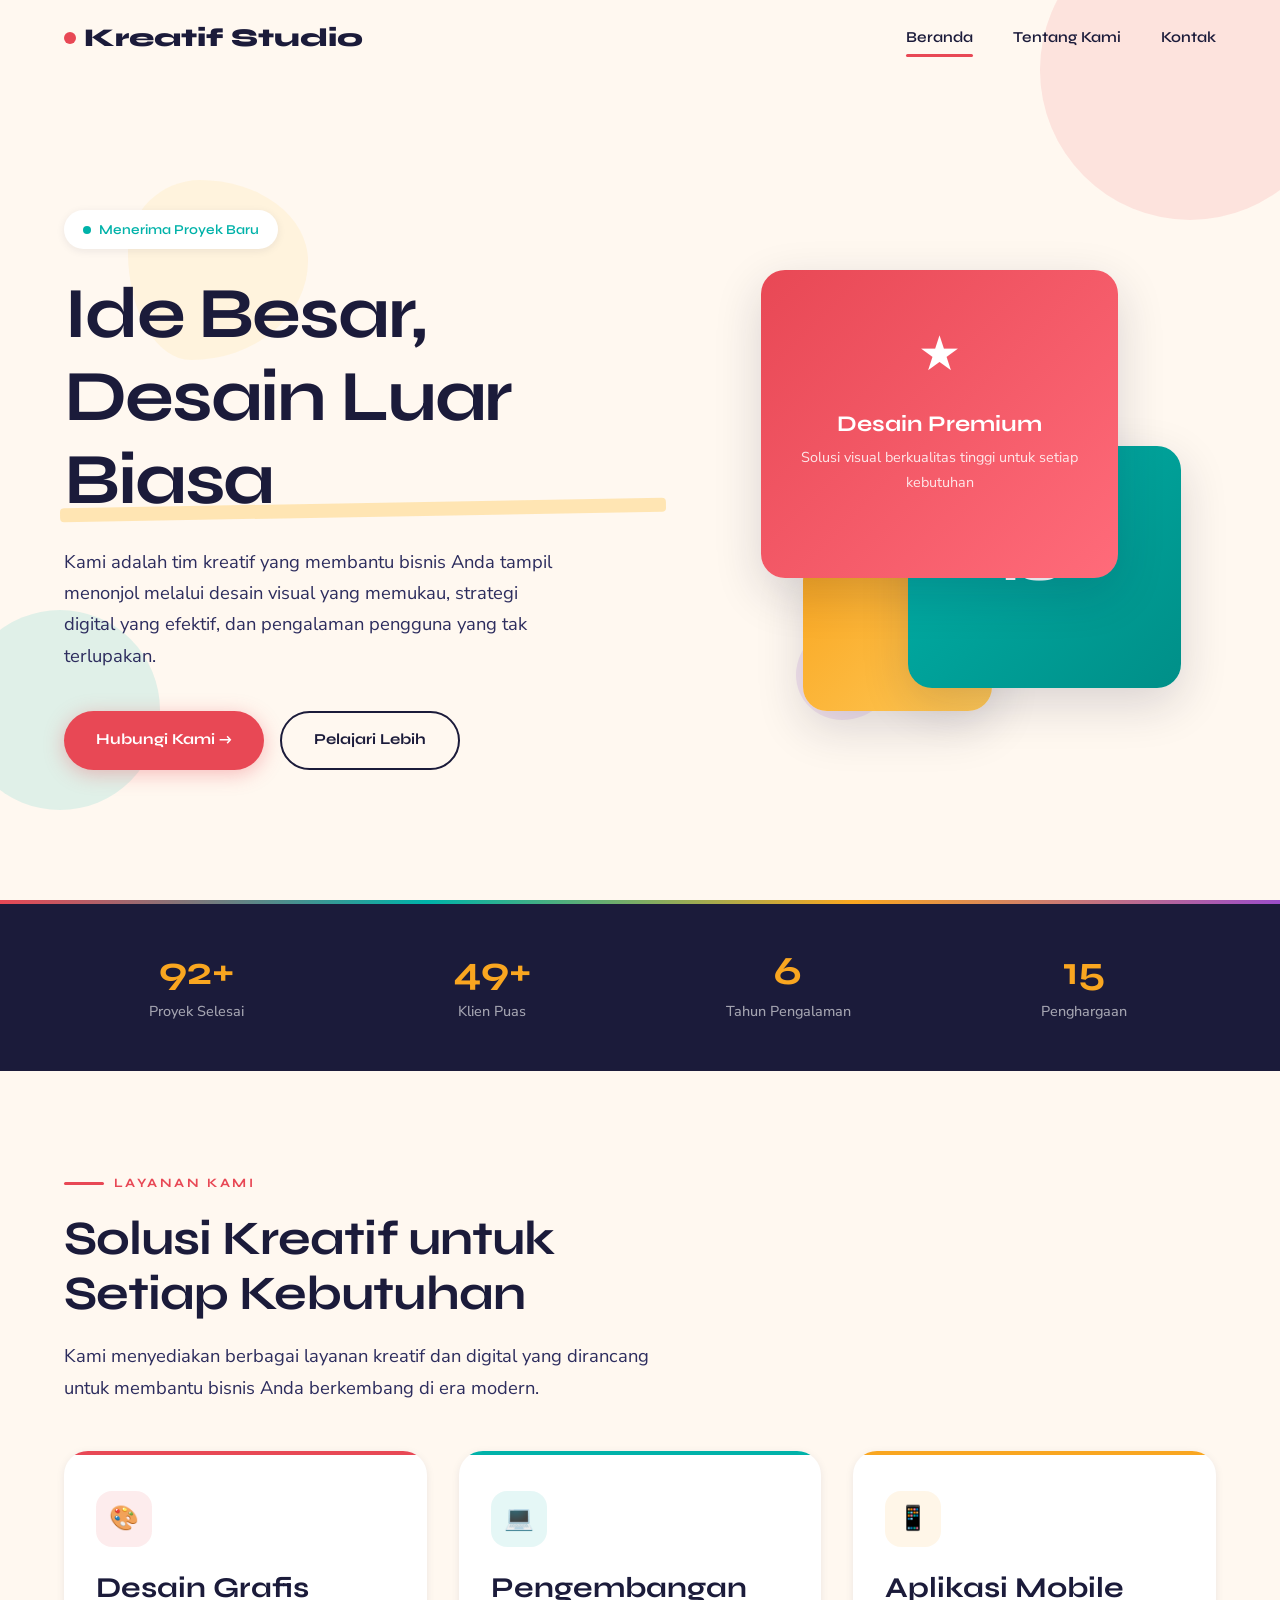
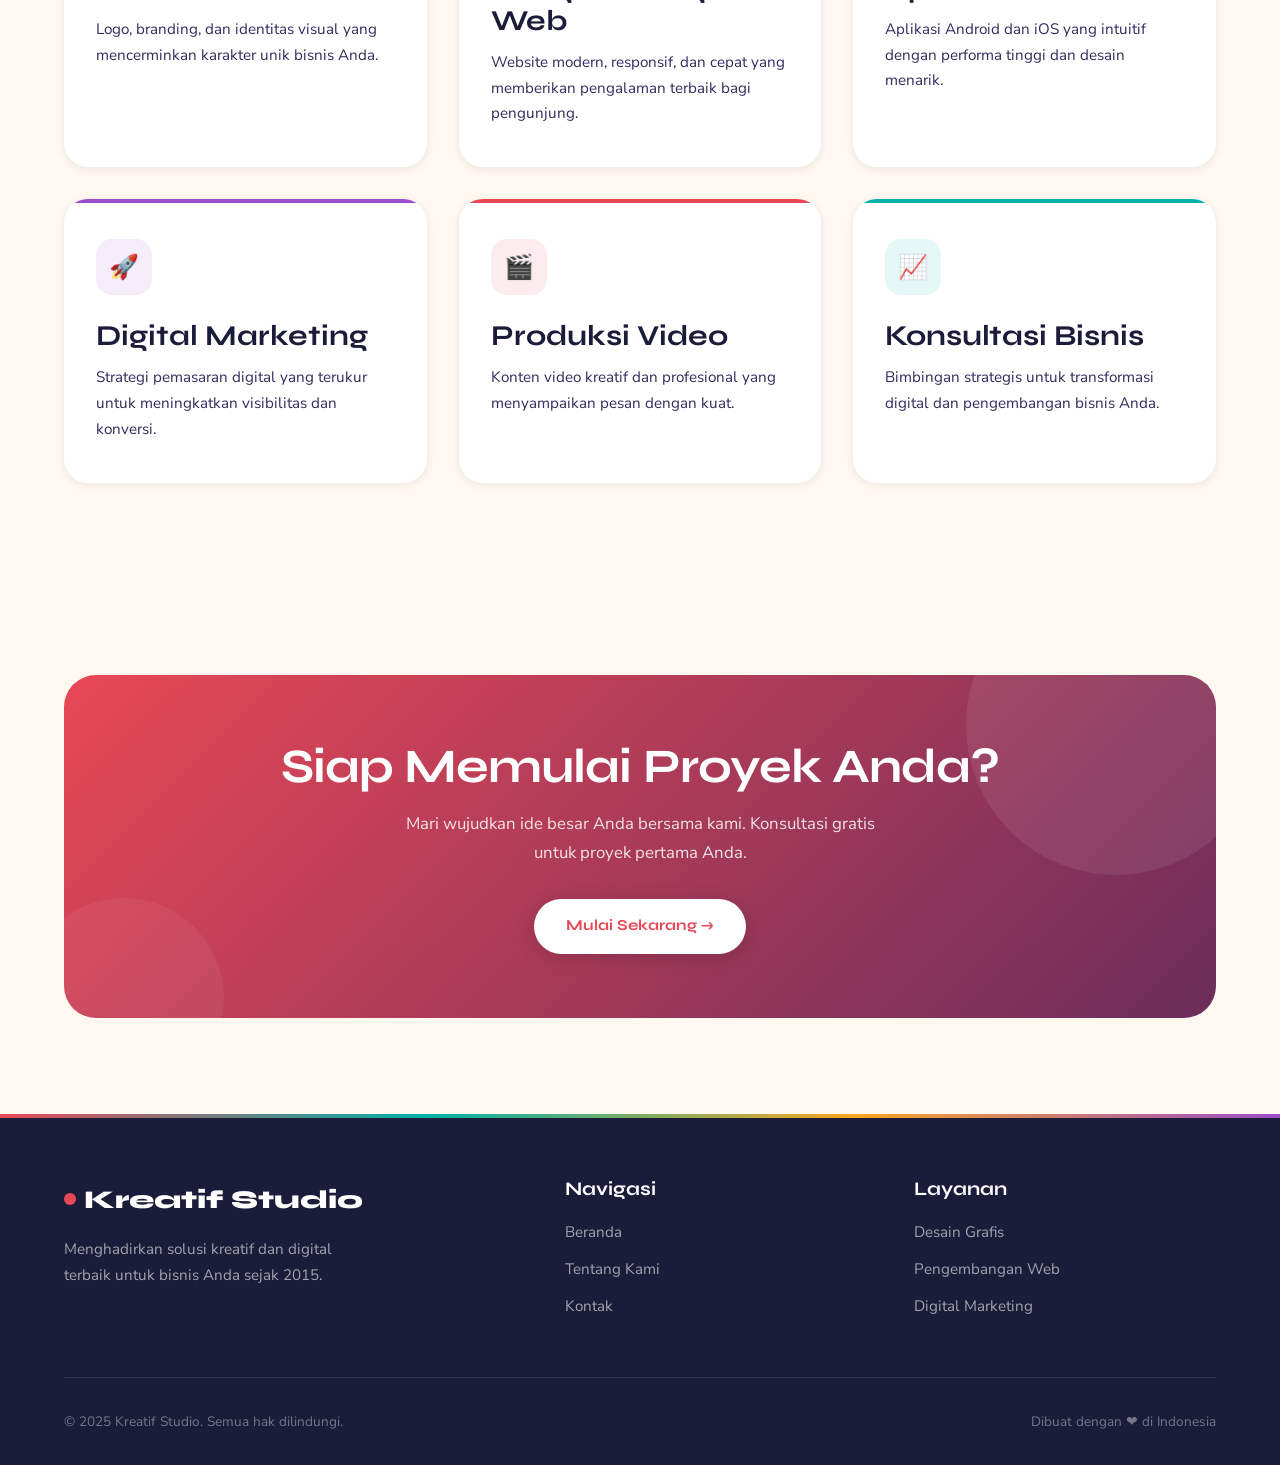
<file: index.html>
<!DOCTYPE html>
<html lang="id">
<head>
  <meta charset="UTF-8">
  <meta name="viewport" content="width=device-width, initial-scale=1.0">
  <title>Kreatif Studio - Agensi Kreatif & Digital</title>
  <meta name="description" content="Kreatif Studio adalah agensi kreatif yang menghadirkan solusi desain dan digital terbaik untuk bisnis Anda.">
  <meta name="keywords" content="agensi kreatif, desain, digital, branding, website">
  <meta name="robots" content="index, follow">
  <link rel="canonical" href="#">
  <link rel="stylesheet" href="css/styles.css">
</head>
<body>

  <!-- Navigation -->
  <nav class="navbar">
    <div class="container">
      <a href="index.html" class="nav-logo">
        <span class="logo-dot"></span>
        Kreatif Studio
      </a>
      <div class="nav-links">
        <a href="index.html" class="active">Beranda</a>
        <a href="tentang.html">Tentang Kami</a>
        <a href="kontak.html">Kontak</a>
      </div>
      <button class="nav-toggle" aria-label="Toggle navigation">
        <span></span>
        <span></span>
        <span></span>
      </button>
    </div>
  </nav>

  <!-- Hero Section -->
  <section class="hero">
    <div class="geo-shapes">
      <div class="geo-shape geo-shape--1"></div>
      <div class="geo-shape geo-shape--2"></div>
      <div class="geo-shape geo-shape--3"></div>
      <div class="geo-shape geo-shape--4"></div>
      <div class="geo-shape geo-shape--5"></div>
    </div>
    <div class="container">
      <div class="hero-content">
        <div class="hero-badge reveal">
          <span class="dot"></span>
          Menerima Proyek Baru
        </div>
        <h1 class="reveal">
          Ide Besar,<br>
          <span class="highlight">Desain Luar Biasa</span>
        </h1>
        <p class="reveal">
          Kami adalah tim kreatif yang membantu bisnis Anda tampil menonjol melalui desain visual yang memukau, strategi digital yang efektif, dan pengalaman pengguna yang tak terlupakan.
        </p>
        <div class="hero-buttons reveal">
          <a href="kontak.html" class="btn btn-primary">Hubungi Kami &#8594;</a>
          <a href="tentang.html" class="btn btn-secondary">Pelajari Lebih</a>
        </div>
      </div>
      <div class="hero-visual reveal-right">
        <div class="hero-card-stack">
          <div class="hero-card hero-card--1">
            <div class="card-icon">&#9733;</div>
            <h3>Desain Premium</h3>
            <p>Solusi visual berkualitas tinggi untuk setiap kebutuhan</p>
          </div>
          <div class="hero-card hero-card--2">
            10+
          </div>
          <div class="hero-card hero-card--3"></div>
        </div>
      </div>
    </div>
  </section>

  <!-- Stats Bar -->
  <section class="stats-bar">
    <div class="container">
      <div class="stats-grid stagger">
        <div class="stat-item">
          <h3><span class="stat-accent" data-count="150" data-suffix="+">0</span></h3>
          <p>Proyek Selesai</p>
        </div>
        <div class="stat-item">
          <h3><span class="stat-accent" data-count="80" data-suffix="+">0</span></h3>
          <p>Klien Puas</p>
        </div>
        <div class="stat-item">
          <h3><span class="stat-accent" data-count="10" data-suffix="">0</span></h3>
          <p>Tahun Pengalaman</p>
        </div>
        <div class="stat-item">
          <h3><span class="stat-accent" data-count="25" data-suffix="">0</span></h3>
          <p>Penghargaan</p>
        </div>
      </div>
    </div>
  </section>

  <!-- Services Section -->
  <section class="section">
    <div class="container">
      <div class="reveal">
        <span class="section-label">Layanan Kami</span>
        <h2 class="section-title">Solusi Kreatif untuk<br>Setiap Kebutuhan</h2>
        <p class="section-subtitle">Kami menyediakan berbagai layanan kreatif dan digital yang dirancang untuk membantu bisnis Anda berkembang di era modern.</p>
      </div>
      <div class="services-grid stagger">
        <div class="service-card">
          <div class="service-icon">&#127912;</div>
          <h3>Desain Grafis</h3>
          <p>Logo, branding, dan identitas visual yang mencerminkan karakter unik bisnis Anda.</p>
        </div>
        <div class="service-card">
          <div class="service-icon">&#128187;</div>
          <h3>Pengembangan Web</h3>
          <p>Website modern, responsif, dan cepat yang memberikan pengalaman terbaik bagi pengunjung.</p>
        </div>
        <div class="service-card">
          <div class="service-icon">&#128241;</div>
          <h3>Aplikasi Mobile</h3>
          <p>Aplikasi Android dan iOS yang intuitif dengan performa tinggi dan desain menarik.</p>
        </div>
        <div class="service-card">
          <div class="service-icon">&#128640;</div>
          <h3>Digital Marketing</h3>
          <p>Strategi pemasaran digital yang terukur untuk meningkatkan visibilitas dan konversi.</p>
        </div>
        <div class="service-card">
          <div class="service-icon">&#127916;</div>
          <h3>Produksi Video</h3>
          <p>Konten video kreatif dan profesional yang menyampaikan pesan dengan kuat.</p>
        </div>
        <div class="service-card">
          <div class="service-icon">&#128200;</div>
          <h3>Konsultasi Bisnis</h3>
          <p>Bimbingan strategis untuk transformasi digital dan pengembangan bisnis Anda.</p>
        </div>
      </div>
    </div>
  </section>

  <!-- CTA Banner -->
  <section class="section">
    <div class="container">
      <div class="cta-banner reveal">
        <h2>Siap Memulai Proyek Anda?</h2>
        <p>Mari wujudkan ide besar Anda bersama kami. Konsultasi gratis untuk proyek pertama Anda.</p>
        <a href="kontak.html" class="btn btn-primary">Mulai Sekarang &#8594;</a>
      </div>
    </div>
  </section>

  <!-- Footer -->
  <footer class="footer">
    <div class="container">
      <div class="footer-grid">
        <div class="footer-brand">
          <div class="nav-logo">
            <span class="logo-dot"></span>
            Kreatif Studio
          </div>
          <p>Menghadirkan solusi kreatif dan digital terbaik untuk bisnis Anda sejak 2015.</p>
        </div>
        <div class="footer-col">
          <h4>Navigasi</h4>
          <ul>
            <li><a href="index.html">Beranda</a></li>
            <li><a href="tentang.html">Tentang Kami</a></li>
            <li><a href="kontak.html">Kontak</a></li>
          </ul>
        </div>
        <div class="footer-col">
          <h4>Layanan</h4>
          <ul>
            <li><a href="#">Desain Grafis</a></li>
            <li><a href="#">Pengembangan Web</a></li>
            <li><a href="#">Digital Marketing</a></li>
          </ul>
        </div>
      </div>
      <div class="footer-bottom">
        <p>&copy; 2025 Kreatif Studio. Semua hak dilindungi.</p>
        <p>Dibuat dengan &#10084; di Indonesia</p>
      </div>
    </div>
  </footer>

  <script src="js/script.js"></script>
</body>
</html>
</file>
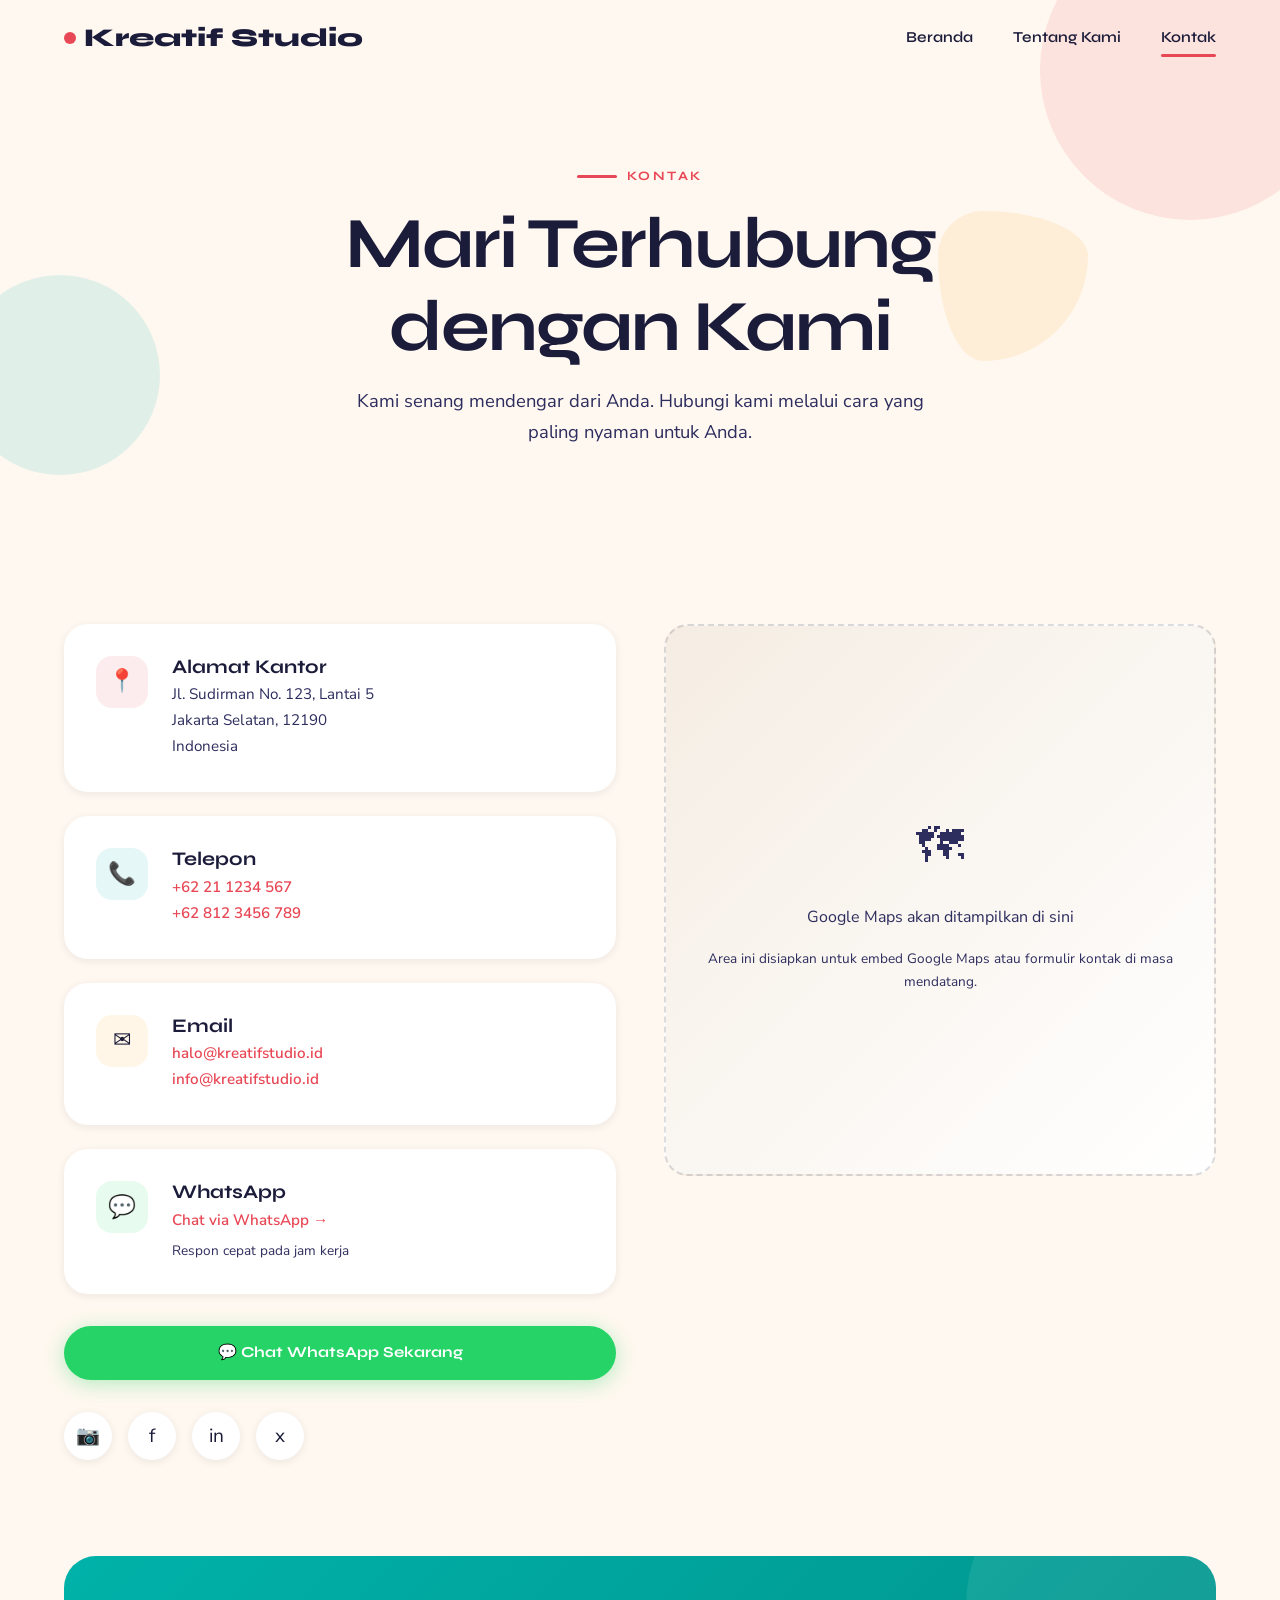
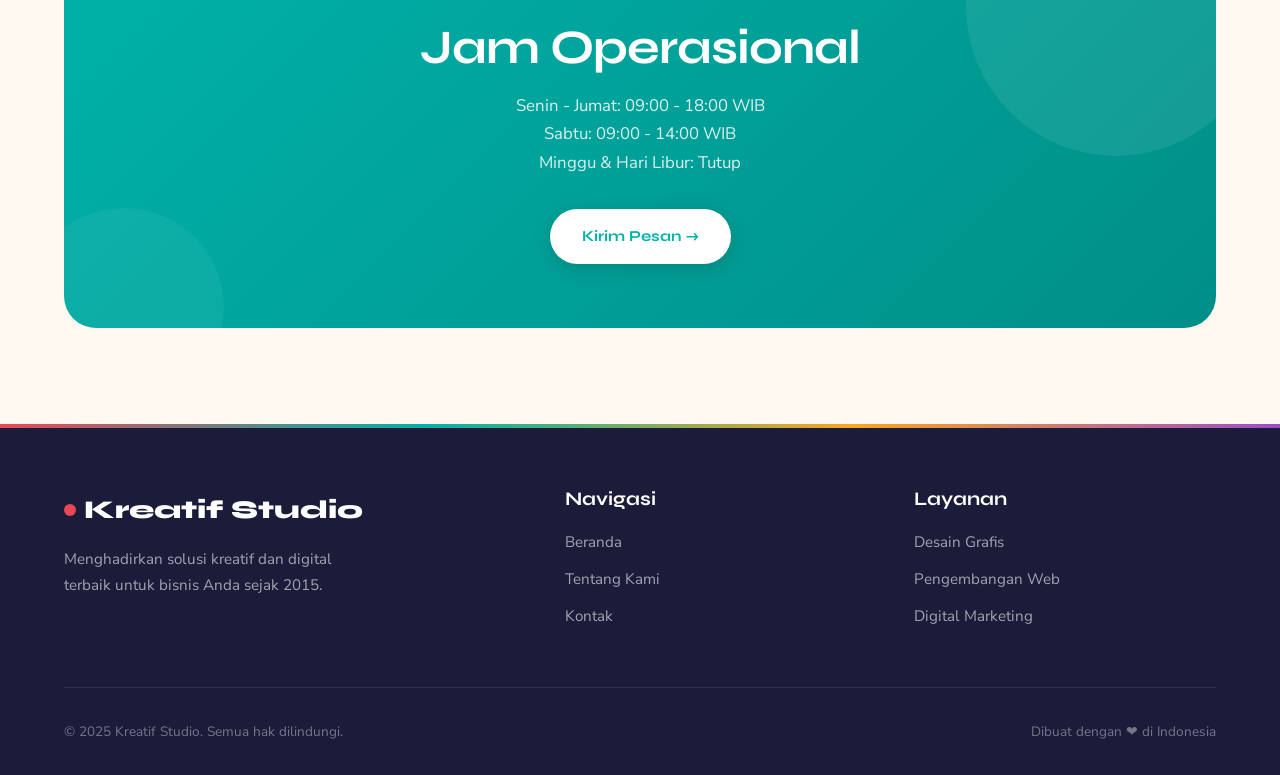
<file: kontak.html>
<!DOCTYPE html>
<html lang="id">
<head>
  <meta charset="UTF-8">
  <meta name="viewport" content="width=device-width, initial-scale=1.0">
  <title>Kontak - Kreatif Studio</title>
  <meta name="description" content="Hubungi Kreatif Studio untuk konsultasi proyek kreatif dan digital Anda. Kami siap membantu mewujudkan ide Anda.">
  <meta name="robots" content="index, follow">
  <link rel="stylesheet" href="css/styles.css">
</head>
<body>

  <!-- Navigation -->
  <nav class="navbar">
    <div class="container">
      <a href="index.html" class="nav-logo">
        <span class="logo-dot"></span>
        Kreatif Studio
      </a>
      <div class="nav-links">
        <a href="index.html">Beranda</a>
        <a href="tentang.html">Tentang Kami</a>
        <a href="kontak.html" class="active">Kontak</a>
      </div>
      <button class="nav-toggle" aria-label="Toggle navigation">
        <span></span>
        <span></span>
        <span></span>
      </button>
    </div>
  </nav>

  <!-- Page Header -->
  <section class="page-header">
    <div class="geo-shapes">
      <div class="geo-shape geo-shape--1"></div>
      <div class="geo-shape geo-shape--2"></div>
      <div class="geo-shape geo-shape--3"></div>
    </div>
    <div class="container">
      <span class="section-label reveal" style="justify-content: center;">Kontak</span>
      <h1 class="reveal">Mari Terhubung<br>dengan Kami</h1>
      <p class="reveal">Kami senang mendengar dari Anda. Hubungi kami melalui cara yang paling nyaman untuk Anda.</p>
    </div>
  </section>

  <!-- Contact Section -->
  <section class="section">
    <div class="container">
      <div class="contact-grid">

        <!-- Contact Info Cards -->
        <div class="contact-info-cards stagger">
          <div class="contact-card">
            <div class="contact-card-icon">&#128205;</div>
            <div class="contact-card-content">
              <h4>Alamat Kantor</h4>
              <p>Jl. Sudirman No. 123, Lantai 5<br>Jakarta Selatan, 12190<br>Indonesia</p>
            </div>
          </div>

          <div class="contact-card">
            <div class="contact-card-icon">&#128222;</div>
            <div class="contact-card-content">
              <h4>Telepon</h4>
              <p><a href="tel:+62211234567">+62 21 1234 567</a></p>
              <p><a href="tel:+628123456789">+62 812 3456 789</a></p>
            </div>
          </div>

          <div class="contact-card">
            <div class="contact-card-icon">&#9993;</div>
            <div class="contact-card-content">
              <h4>Email</h4>
              <p><a href="mailto:halo@kreatifstudio.id">halo@kreatifstudio.id</a></p>
              <p><a href="mailto:info@kreatifstudio.id">info@kreatifstudio.id</a></p>
            </div>
          </div>

          <div class="contact-card">
            <div class="contact-card-icon">&#128172;</div>
            <div class="contact-card-content">
              <h4>WhatsApp</h4>
              <p><a href="https://wa.me/628123456789" target="_blank" rel="noopener">Chat via WhatsApp &#8594;</a></p>
              <p style="font-size: 0.85rem; color: var(--dark-mid); margin-top: 0.3rem;">Respon cepat pada jam kerja</p>
            </div>
          </div>

          <!-- WhatsApp CTA Button -->
          <a href="https://wa.me/628123456789" target="_blank" rel="noopener" class="btn btn-whatsapp" style="width: 100%; justify-content: center; margin-top: 0.5rem;">
            &#128172; Chat WhatsApp Sekarang
          </a>

          <!-- Social Links -->
          <div class="social-links" style="margin-top: 0.5rem;">
            <a href="#" class="social-link" title="Instagram" aria-label="Instagram">&#128247;</a>
            <a href="#" class="social-link" title="Facebook" aria-label="Facebook">&#102;</a>
            <a href="#" class="social-link" title="LinkedIn" aria-label="LinkedIn">&#105;&#110;</a>
            <a href="#" class="social-link" title="Twitter" aria-label="Twitter">&#120;</a>
          </div>
        </div>

        <!-- Map Placeholder -->
        <div class="reveal-right">
          <div class="map-placeholder">
            <span>&#128506;</span>
            <span>Google Maps akan ditampilkan di sini</span>
            <p style="font-size: 0.85rem; padding: 0 2rem; text-align: center;">Area ini disiapkan untuk embed Google Maps atau formulir kontak di masa mendatang.</p>
          </div>
        </div>

      </div>
    </div>
  </section>

  <!-- Business Hours -->
  <section class="section" style="padding-top: 0;">
    <div class="container">
      <div class="cta-banner reveal" style="background: linear-gradient(135deg, var(--teal), var(--teal-dark));">
        <h2>Jam Operasional</h2>
        <p style="max-width: 400px;">Senin - Jumat: 09:00 - 18:00 WIB<br>Sabtu: 09:00 - 14:00 WIB<br>Minggu &amp; Hari Libur: Tutup</p>
        <a href="https://wa.me/628123456789" target="_blank" rel="noopener" class="btn btn-primary" style="background: var(--white); color: var(--teal);">Kirim Pesan &#8594;</a>
      </div>
    </div>
  </section>

  <!-- Footer -->
  <footer class="footer">
    <div class="container">
      <div class="footer-grid">
        <div class="footer-brand">
          <div class="nav-logo">
            <span class="logo-dot"></span>
            Kreatif Studio
          </div>
          <p>Menghadirkan solusi kreatif dan digital terbaik untuk bisnis Anda sejak 2015.</p>
        </div>
        <div class="footer-col">
          <h4>Navigasi</h4>
          <ul>
            <li><a href="index.html">Beranda</a></li>
            <li><a href="tentang.html">Tentang Kami</a></li>
            <li><a href="kontak.html">Kontak</a></li>
          </ul>
        </div>
        <div class="footer-col">
          <h4>Layanan</h4>
          <ul>
            <li><a href="#">Desain Grafis</a></li>
            <li><a href="#">Pengembangan Web</a></li>
            <li><a href="#">Digital Marketing</a></li>
          </ul>
        </div>
      </div>
      <div class="footer-bottom">
        <p>&copy; 2025 Kreatif Studio. Semua hak dilindungi.</p>
        <p>Dibuat dengan &#10084; di Indonesia</p>
      </div>
    </div>
  </footer>

  <script src="js/script.js"></script>
</body>
</html>
</file>
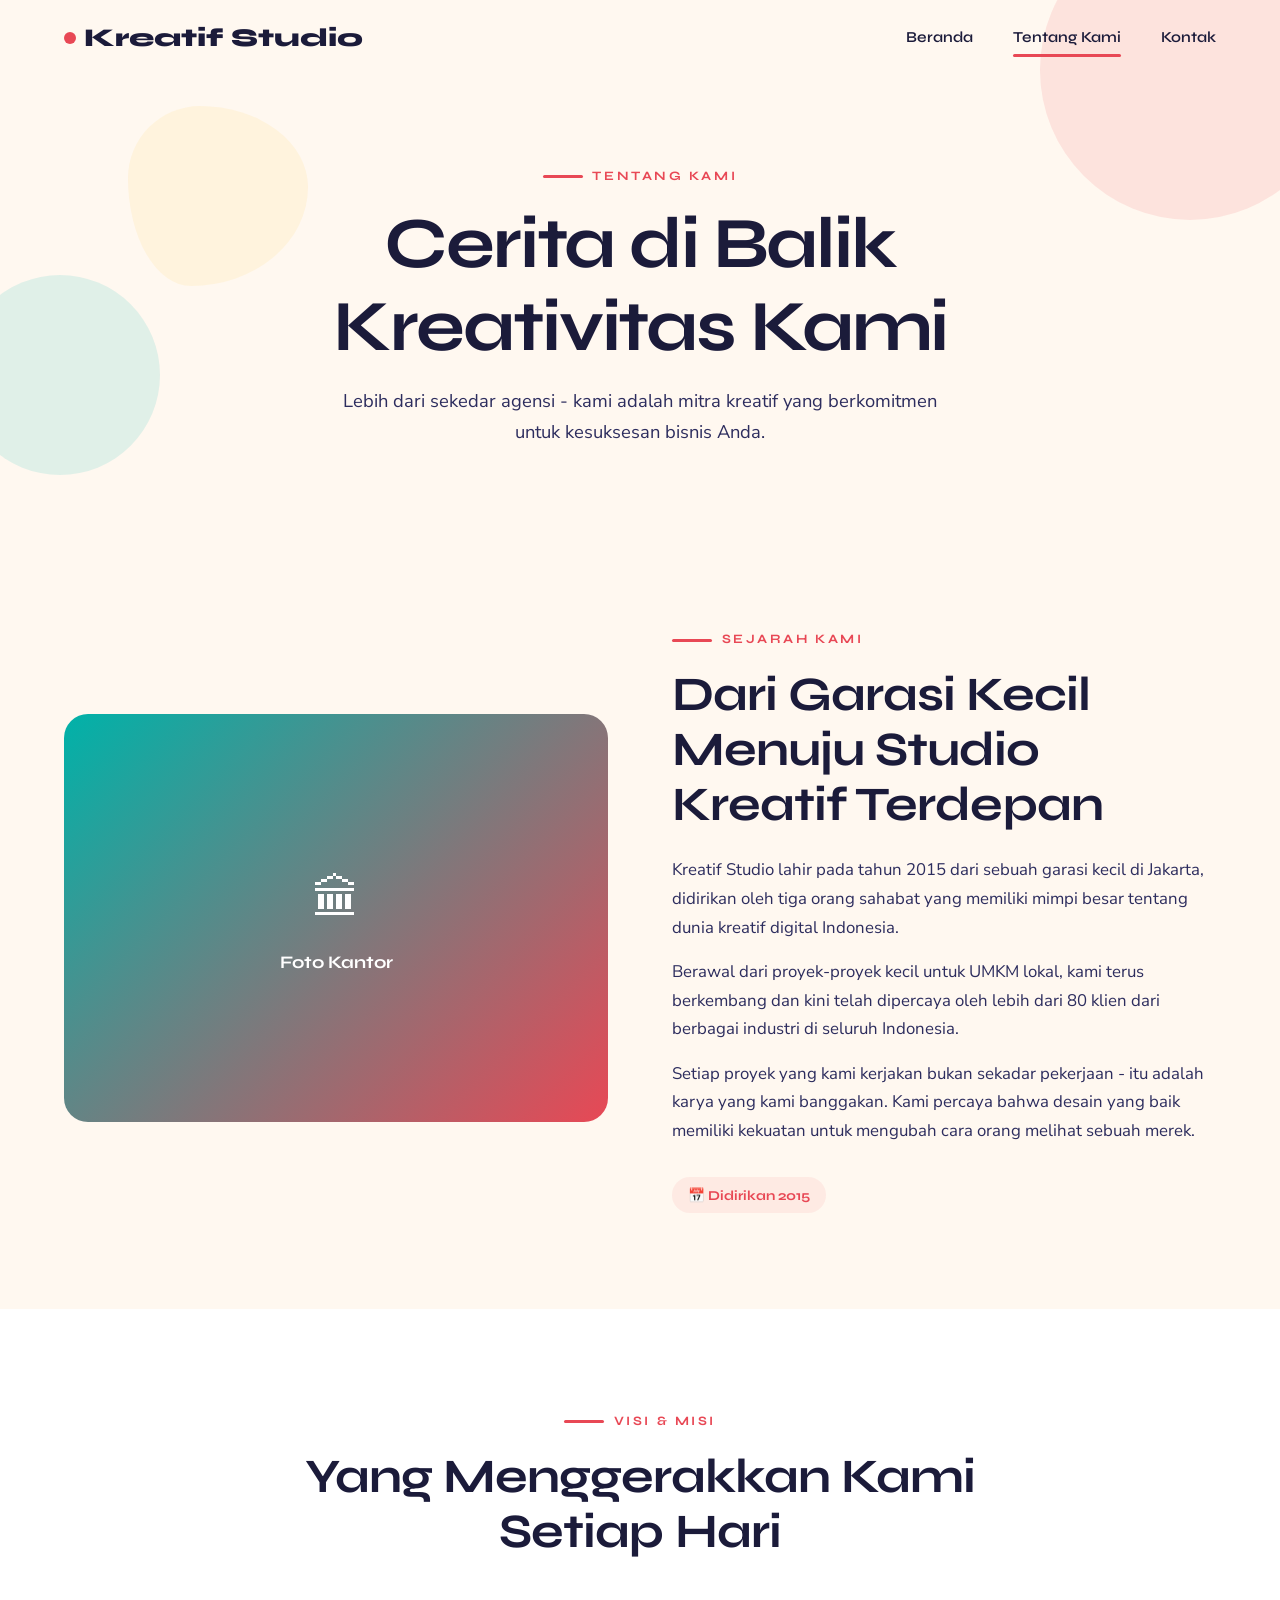
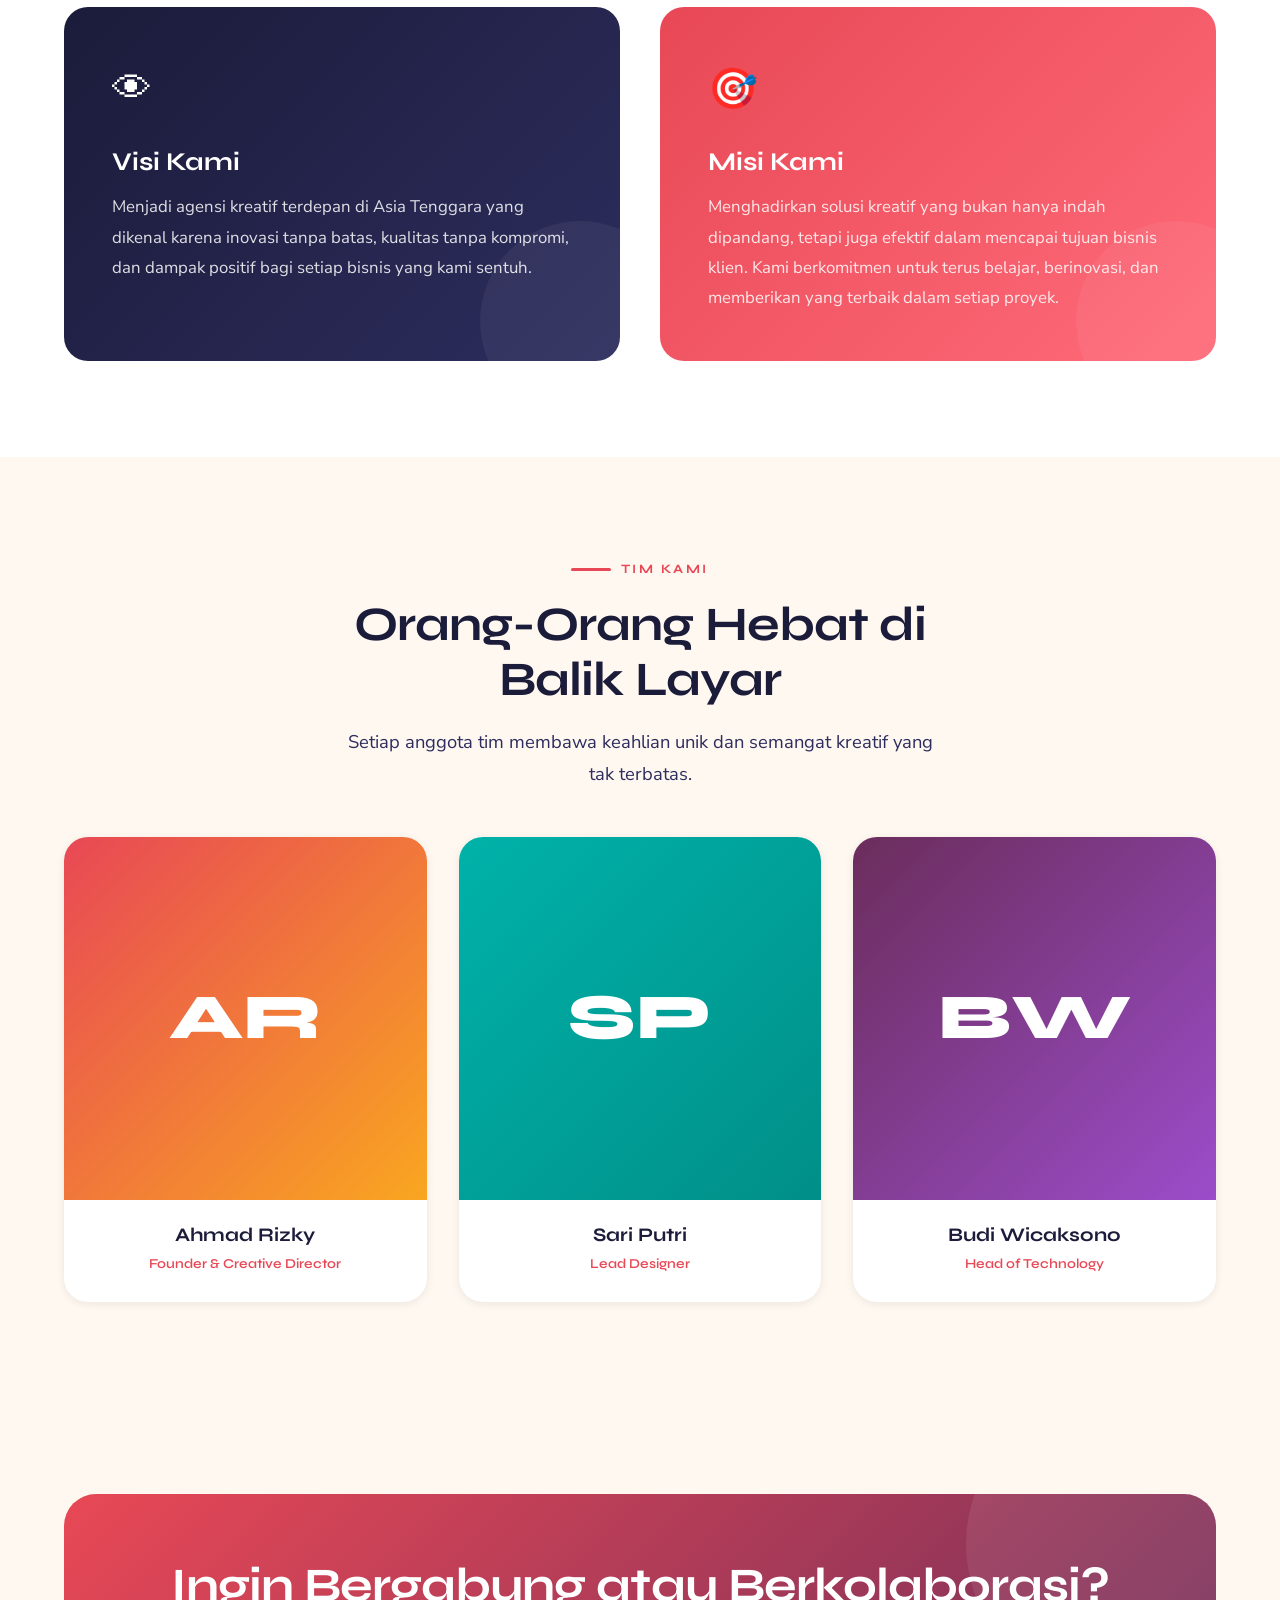
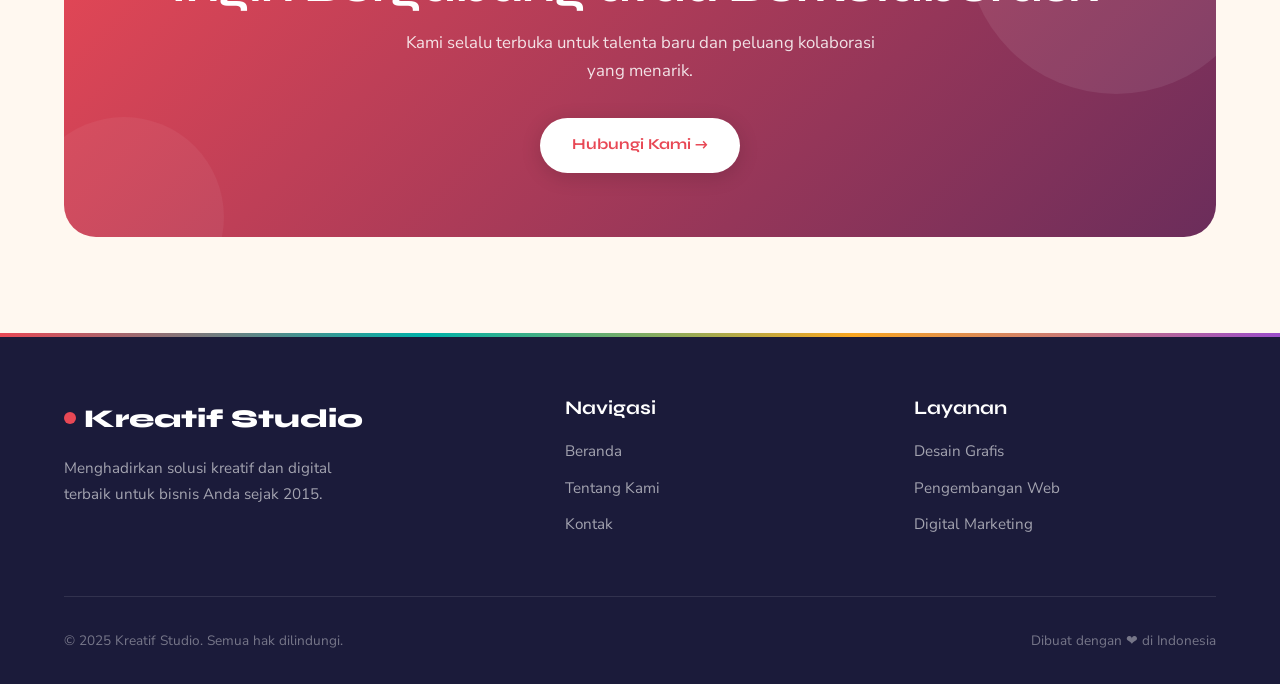
<file: tentang.html>
<!DOCTYPE html>
<html lang="id">
<head>
  <meta charset="UTF-8">
  <meta name="viewport" content="width=device-width, initial-scale=1.0">
  <title>Tentang Kami - Kreatif Studio</title>
  <meta name="description" content="Pelajari tentang Kreatif Studio - sejarah, visi, misi, dan tim kami yang berdedikasi untuk menghadirkan solusi kreatif terbaik.">
  <meta name="robots" content="index, follow">
  <link rel="stylesheet" href="css/styles.css">
</head>
<body>

  <!-- Navigation -->
  <nav class="navbar">
    <div class="container">
      <a href="index.html" class="nav-logo">
        <span class="logo-dot"></span>
        Kreatif Studio
      </a>
      <div class="nav-links">
        <a href="index.html">Beranda</a>
        <a href="tentang.html" class="active">Tentang Kami</a>
        <a href="kontak.html">Kontak</a>
      </div>
      <button class="nav-toggle" aria-label="Toggle navigation">
        <span></span>
        <span></span>
        <span></span>
      </button>
    </div>
  </nav>

  <!-- Page Header -->
  <section class="page-header">
    <div class="geo-shapes">
      <div class="geo-shape geo-shape--1"></div>
      <div class="geo-shape geo-shape--2"></div>
      <div class="geo-shape geo-shape--5"></div>
    </div>
    <div class="container">
      <span class="section-label reveal" style="justify-content: center;">Tentang Kami</span>
      <h1 class="reveal">Cerita di Balik<br>Kreativitas Kami</h1>
      <p class="reveal">Lebih dari sekedar agensi - kami adalah mitra kreatif yang berkomitmen untuk kesuksesan bisnis Anda.</p>
    </div>
  </section>

  <!-- Company Story -->
  <section class="section story-section">
    <div class="container">
      <div class="story-grid">
        <div class="story-image reveal-left">
          <div class="story-image-placeholder">
            <span>&#127963;</span>
            <span>Foto Kantor</span>
          </div>
        </div>
        <div class="story-content reveal-right">
          <span class="section-label">Sejarah Kami</span>
          <h2 class="section-title">Dari Garasi Kecil Menuju Studio Kreatif Terdepan</h2>
          <p>Kreatif Studio lahir pada tahun 2015 dari sebuah garasi kecil di Jakarta, didirikan oleh tiga orang sahabat yang memiliki mimpi besar tentang dunia kreatif digital Indonesia.</p>
          <p>Berawal dari proyek-proyek kecil untuk UMKM lokal, kami terus berkembang dan kini telah dipercaya oleh lebih dari 80 klien dari berbagai industri di seluruh Indonesia.</p>
          <p>Setiap proyek yang kami kerjakan bukan sekadar pekerjaan - itu adalah karya yang kami banggakan. Kami percaya bahwa desain yang baik memiliki kekuatan untuk mengubah cara orang melihat sebuah merek.</p>
          <span class="story-year">&#128197; Didirikan 2015</span>
        </div>
      </div>
    </div>
  </section>

  <!-- Vision & Mission -->
  <section class="section vm-section">
    <div class="container">
      <div style="text-align: center; margin-bottom: 3rem;" class="reveal">
        <span class="section-label" style="justify-content: center;">Visi &amp; Misi</span>
        <h2 class="section-title">Yang Menggerakkan Kami<br>Setiap Hari</h2>
      </div>
      <div class="vm-grid stagger">
        <div class="vm-card vm-card--vision">
          <div class="vm-icon">&#128065;</div>
          <h3>Visi Kami</h3>
          <p>Menjadi agensi kreatif terdepan di Asia Tenggara yang dikenal karena inovasi tanpa batas, kualitas tanpa kompromi, dan dampak positif bagi setiap bisnis yang kami sentuh.</p>
        </div>
        <div class="vm-card vm-card--mission">
          <div class="vm-icon">&#127919;</div>
          <h3>Misi Kami</h3>
          <p>Menghadirkan solusi kreatif yang bukan hanya indah dipandang, tetapi juga efektif dalam mencapai tujuan bisnis klien. Kami berkomitmen untuk terus belajar, berinovasi, dan memberikan yang terbaik dalam setiap proyek.</p>
        </div>
      </div>
    </div>
  </section>

  <!-- Team Section -->
  <section class="section">
    <div class="container">
      <div style="text-align: center; margin-bottom: 3rem;" class="reveal">
        <span class="section-label" style="justify-content: center;">Tim Kami</span>
        <h2 class="section-title">Orang-Orang Hebat di<br>Balik Layar</h2>
        <p class="section-subtitle" style="margin-left: auto; margin-right: auto;">Setiap anggota tim membawa keahlian unik dan semangat kreatif yang tak terbatas.</p>
      </div>
      <div class="team-grid stagger">
        <div class="team-card">
          <div class="team-avatar">AR</div>
          <div class="team-info">
            <h4>Ahmad Rizky</h4>
            <span class="role">Founder &amp; Creative Director</span>
          </div>
        </div>
        <div class="team-card">
          <div class="team-avatar">SP</div>
          <div class="team-info">
            <h4>Sari Putri</h4>
            <span class="role">Lead Designer</span>
          </div>
        </div>
        <div class="team-card">
          <div class="team-avatar">BW</div>
          <div class="team-info">
            <h4>Budi Wicaksono</h4>
            <span class="role">Head of Technology</span>
          </div>
        </div>
      </div>
    </div>
  </section>

  <!-- CTA Banner -->
  <section class="section">
    <div class="container">
      <div class="cta-banner reveal">
        <h2>Ingin Bergabung atau Berkolaborasi?</h2>
        <p>Kami selalu terbuka untuk talenta baru dan peluang kolaborasi yang menarik.</p>
        <a href="kontak.html" class="btn btn-primary">Hubungi Kami &#8594;</a>
      </div>
    </div>
  </section>

  <!-- Footer -->
  <footer class="footer">
    <div class="container">
      <div class="footer-grid">
        <div class="footer-brand">
          <div class="nav-logo">
            <span class="logo-dot"></span>
            Kreatif Studio
          </div>
          <p>Menghadirkan solusi kreatif dan digital terbaik untuk bisnis Anda sejak 2015.</p>
        </div>
        <div class="footer-col">
          <h4>Navigasi</h4>
          <ul>
            <li><a href="index.html">Beranda</a></li>
            <li><a href="tentang.html">Tentang Kami</a></li>
            <li><a href="kontak.html">Kontak</a></li>
          </ul>
        </div>
        <div class="footer-col">
          <h4>Layanan</h4>
          <ul>
            <li><a href="#">Desain Grafis</a></li>
            <li><a href="#">Pengembangan Web</a></li>
            <li><a href="#">Digital Marketing</a></li>
          </ul>
        </div>
      </div>
      <div class="footer-bottom">
        <p>&copy; 2025 Kreatif Studio. Semua hak dilindungi.</p>
        <p>Dibuat dengan &#10084; di Indonesia</p>
      </div>
    </div>
  </footer>

  <script src="js/script.js"></script>
</body>
</html>
</file>
<file: css/styles.css>
/* ============================================
   KREATIF STUDIO - Creative Company Website
   Aesthetic: Tropical Geometry
   ============================================ */

@import url('https://fonts.googleapis.com/css2?family=Syne:wght@400;500;600;700;800&family=Nunito+Sans:ital,opsz,wght@0,6..12,300;0,6..12,400;0,6..12,500;0,6..12,600;0,6..12,700;1,6..12,400&display=swap');

/* --- CSS Variables --- */
:root {
  --coral: #E84855;
  --coral-light: #FF6B7A;
  --teal: #00B2A9;
  --teal-dark: #008F88;
  --gold: #F9A620;
  --gold-light: #FFC857;
  --purple: #6B2D5B;
  --purple-light: #9B4DCA;
  --cream: #FFF8F0;
  --cream-dark: #F5EDE3;
  --dark: #1B1B3A;
  --dark-mid: #2D2D5E;
  --white: #FFFFFF;
  --shadow-sm: 0 2px 8px rgba(27, 27, 58, 0.08);
  --shadow-md: 0 8px 32px rgba(27, 27, 58, 0.12);
  --shadow-lg: 0 16px 48px rgba(27, 27, 58, 0.16);
  --shadow-xl: 0 24px 64px rgba(27, 27, 58, 0.2);
  --radius-sm: 8px;
  --radius-md: 16px;
  --radius-lg: 24px;
  --radius-xl: 32px;
  --font-display: 'Syne', sans-serif;
  --font-body: 'Nunito Sans', sans-serif;
  --transition: 0.3s cubic-bezier(0.4, 0, 0.2, 1);
  --transition-bounce: 0.5s cubic-bezier(0.34, 1.56, 0.64, 1);
}

/* --- Reset & Base --- */
*, *::before, *::after { box-sizing: border-box; margin: 0; padding: 0; }

html {
  scroll-behavior: smooth;
  font-size: 16px;
  -webkit-font-smoothing: antialiased;
  -moz-osx-font-smoothing: grayscale;
}

body {
  font-family: var(--font-body);
  color: var(--dark);
  background: var(--cream);
  line-height: 1.7;
  overflow-x: hidden;
}

a { color: inherit; text-decoration: none; }
img { max-width: 100%; height: auto; display: block; }
ul { list-style: none; }
button { cursor: pointer; border: none; background: none; font-family: inherit; }

.container {
  width: min(90%, 1200px);
  margin: 0 auto;
}

/* --- Typography --- */
h1, h2, h3, h4, h5, h6 {
  font-family: var(--font-display);
  font-weight: 700;
  line-height: 1.15;
}

h1 { font-size: clamp(2.5rem, 6vw, 4.5rem); letter-spacing: -0.03em; }
h2 { font-size: clamp(2rem, 4vw, 3rem); letter-spacing: -0.02em; }
h3 { font-size: clamp(1.3rem, 2.5vw, 1.8rem); }
h4 { font-size: 1.2rem; }

p { font-size: 1.05rem; color: var(--dark-mid); }

.accent-text {
  font-family: var(--font-display);
  font-weight: 800;
  text-transform: uppercase;
  letter-spacing: 0.15em;
  font-size: 0.85rem;
}

/* --- Floating Geometric Shapes --- */
.geo-shapes {
  position: absolute;
  inset: 0;
  overflow: hidden;
  pointer-events: none;
  z-index: 0;
}

.geo-shape {
  position: absolute;
  border-radius: 50%;
  opacity: 0.12;
  animation: float 20s ease-in-out infinite;
}

.geo-shape--1 {
  width: 300px; height: 300px;
  background: var(--coral);
  top: -80px; right: -60px;
  animation-delay: 0s;
}

.geo-shape--2 {
  width: 200px; height: 200px;
  background: var(--teal);
  bottom: 10%; left: -40px;
  animation-delay: -5s;
}

.geo-shape--3 {
  width: 150px; height: 150px;
  background: var(--gold);
  top: 40%; right: 15%;
  border-radius: 30% 70% 70% 30% / 30% 30% 70% 70%;
  animation-delay: -10s;
}

.geo-shape--4 {
  width: 100px; height: 100px;
  background: var(--purple-light);
  bottom: 20%; right: 30%;
  border-radius: 63% 37% 54% 46% / 55% 48% 52% 45%;
  animation-delay: -15s;
}

.geo-shape--5 {
  width: 180px; height: 180px;
  background: var(--gold-light);
  top: 20%; left: 10%;
  border-radius: 40% 60% 65% 35% / 40% 45% 55% 60%;
  animation-delay: -8s;
}

@keyframes float {
  0%, 100% { transform: translate(0, 0) rotate(0deg) scale(1); }
  25% { transform: translate(30px, -30px) rotate(5deg) scale(1.05); }
  50% { transform: translate(-20px, 20px) rotate(-3deg) scale(0.95); }
  75% { transform: translate(15px, 10px) rotate(4deg) scale(1.02); }
}

/* --- Navigation --- */
.navbar {
  position: fixed;
  top: 0;
  left: 0;
  right: 0;
  z-index: 1000;
  padding: 1rem 0;
  transition: var(--transition);
  background: transparent;
}

.navbar.scrolled {
  background: rgba(255, 248, 240, 0.92);
  backdrop-filter: blur(20px);
  -webkit-backdrop-filter: blur(20px);
  box-shadow: var(--shadow-sm);
  padding: 0.6rem 0;
}

.navbar .container {
  display: flex;
  align-items: center;
  justify-content: space-between;
}

.nav-logo {
  font-family: var(--font-display);
  font-weight: 800;
  font-size: 1.6rem;
  color: var(--dark);
  display: flex;
  align-items: center;
  gap: 0.5rem;
}

.nav-logo .logo-dot {
  width: 12px;
  height: 12px;
  background: var(--coral);
  border-radius: 50%;
  display: inline-block;
  animation: pulse-dot 2s ease-in-out infinite;
}

@keyframes pulse-dot {
  0%, 100% { transform: scale(1); }
  50% { transform: scale(1.3); }
}

.nav-links {
  display: flex;
  align-items: center;
  gap: 2.5rem;
}

.nav-links a {
  font-family: var(--font-display);
  font-weight: 600;
  font-size: 0.95rem;
  color: var(--dark);
  position: relative;
  padding: 0.3rem 0;
  transition: var(--transition);
}

.nav-links a::after {
  content: '';
  position: absolute;
  bottom: -2px;
  left: 0;
  width: 0;
  height: 3px;
  background: var(--coral);
  border-radius: 2px;
  transition: var(--transition);
}

.nav-links a:hover::after,
.nav-links a.active::after {
  width: 100%;
}

.nav-links a:hover { color: var(--coral); }

/* Mobile Menu Toggle */
.nav-toggle {
  display: none;
  flex-direction: column;
  gap: 5px;
  padding: 4px;
  z-index: 1001;
}

.nav-toggle span {
  display: block;
  width: 28px;
  height: 3px;
  background: var(--dark);
  border-radius: 2px;
  transition: var(--transition);
}

.nav-toggle.active span:nth-child(1) { transform: translateY(8px) rotate(45deg); }
.nav-toggle.active span:nth-child(2) { opacity: 0; }
.nav-toggle.active span:nth-child(3) { transform: translateY(-8px) rotate(-45deg); }

/* --- Buttons --- */
.btn {
  display: inline-flex;
  align-items: center;
  gap: 0.5rem;
  font-family: var(--font-display);
  font-weight: 700;
  font-size: 0.95rem;
  padding: 0.9rem 2rem;
  border-radius: var(--radius-xl);
  transition: var(--transition-bounce);
  position: relative;
  overflow: hidden;
}

.btn::before {
  content: '';
  position: absolute;
  inset: 0;
  border-radius: inherit;
  transition: var(--transition);
}

.btn-primary {
  background: var(--coral);
  color: var(--white);
  box-shadow: 0 4px 20px rgba(232, 72, 85, 0.35);
}

.btn-primary:hover {
  transform: translateY(-3px);
  box-shadow: 0 8px 30px rgba(232, 72, 85, 0.45);
  background: var(--coral-light);
}

.btn-secondary {
  background: transparent;
  color: var(--dark);
  border: 2px solid var(--dark);
}

.btn-secondary:hover {
  background: var(--dark);
  color: var(--cream);
  transform: translateY(-3px);
}

.btn-teal {
  background: var(--teal);
  color: var(--white);
  box-shadow: 0 4px 20px rgba(0, 178, 169, 0.35);
}

.btn-teal:hover {
  transform: translateY(-3px);
  box-shadow: 0 8px 30px rgba(0, 178, 169, 0.45);
}

.btn-whatsapp {
  background: #25D366;
  color: var(--white);
  box-shadow: 0 4px 20px rgba(37, 211, 102, 0.35);
}

.btn-whatsapp:hover {
  transform: translateY(-3px);
  box-shadow: 0 8px 30px rgba(37, 211, 102, 0.45);
}

/* --- Section Styling --- */
.section {
  padding: 6rem 0;
  position: relative;
}

.section-label {
  display: inline-flex;
  align-items: center;
  gap: 0.6rem;
  font-family: var(--font-display);
  font-weight: 700;
  font-size: 0.8rem;
  text-transform: uppercase;
  letter-spacing: 0.2em;
  color: var(--coral);
  margin-bottom: 1rem;
}

.section-label::before {
  content: '';
  width: 40px;
  height: 3px;
  background: var(--coral);
  border-radius: 2px;
}

.section-title {
  margin-bottom: 1.2rem;
}

.section-subtitle {
  font-size: 1.15rem;
  max-width: 600px;
  color: var(--dark-mid);
  margin-bottom: 3rem;
}

/* --- Hero Section --- */
.hero {
  min-height: 100vh;
  display: flex;
  align-items: center;
  position: relative;
  padding-top: 5rem;
  overflow: hidden;
}

.hero .container {
  position: relative;
  z-index: 1;
  display: grid;
  grid-template-columns: 1.1fr 0.9fr;
  gap: 4rem;
  align-items: center;
}

.hero-content { position: relative; }

.hero-badge {
  display: inline-flex;
  align-items: center;
  gap: 0.5rem;
  background: var(--white);
  padding: 0.5rem 1.2rem;
  border-radius: var(--radius-xl);
  font-family: var(--font-display);
  font-weight: 600;
  font-size: 0.85rem;
  color: var(--teal);
  box-shadow: var(--shadow-sm);
  margin-bottom: 1.5rem;
}

.hero-badge .dot {
  width: 8px;
  height: 8px;
  background: var(--teal);
  border-radius: 50%;
  animation: pulse-dot 1.5s ease-in-out infinite;
}

.hero h1 {
  margin-bottom: 1.5rem;
}

.hero h1 .highlight {
  position: relative;
  display: inline-block;
}

.hero h1 .highlight::after {
  content: '';
  position: absolute;
  bottom: 5px;
  left: -4px;
  right: -4px;
  height: 14px;
  background: var(--gold-light);
  opacity: 0.4;
  z-index: -1;
  border-radius: 4px;
  transform: rotate(-1deg);
}

.hero p {
  font-size: 1.15rem;
  max-width: 500px;
  margin-bottom: 2.5rem;
}

.hero-buttons {
  display: flex;
  gap: 1rem;
  flex-wrap: wrap;
}

.hero-visual {
  position: relative;
  display: flex;
  justify-content: center;
  align-items: center;
}

.hero-card-stack {
  position: relative;
  width: 100%;
  max-width: 420px;
  aspect-ratio: 4/4.2;
}

.hero-card {
  position: absolute;
  border-radius: var(--radius-lg);
  box-shadow: var(--shadow-lg);
  transition: var(--transition);
}

.hero-card--1 {
  width: 85%;
  height: 70%;
  background: linear-gradient(135deg, var(--coral), var(--coral-light));
  top: 0;
  left: 0;
  z-index: 3;
  display: flex;
  flex-direction: column;
  justify-content: center;
  align-items: center;
  color: var(--white);
  padding: 2rem;
}

.hero-card--1 .card-icon {
  font-size: 3rem;
  margin-bottom: 1rem;
}

.hero-card--1 h3 {
  color: var(--white);
  font-size: 1.4rem;
  margin-bottom: 0.5rem;
}

.hero-card--1 p {
  color: rgba(255,255,255,0.85);
  font-size: 0.9rem;
  text-align: center;
}

.hero-card--2 {
  width: 65%;
  height: 55%;
  background: linear-gradient(135deg, var(--teal), var(--teal-dark));
  bottom: 5%;
  right: 0;
  z-index: 2;
  display: flex;
  align-items: center;
  justify-content: center;
  color: var(--white);
  font-family: var(--font-display);
  font-weight: 800;
  font-size: 2.5rem;
}

.hero-card--3 {
  width: 45%;
  height: 35%;
  background: linear-gradient(135deg, var(--gold), var(--gold-light));
  bottom: 0;
  left: 10%;
  z-index: 1;
}

.hero-card-stack:hover .hero-card--1 { transform: translate(-8px, -8px) rotate(-2deg); }
.hero-card-stack:hover .hero-card--2 { transform: translate(8px, 8px) rotate(2deg); }
.hero-card-stack:hover .hero-card--3 { transform: translate(-5px, 5px) rotate(-1deg); }

/* --- Stats Bar --- */
.stats-bar {
  background: var(--dark);
  color: var(--white);
  padding: 3rem 0;
  position: relative;
  overflow: hidden;
}

.stats-bar::before {
  content: '';
  position: absolute;
  top: 0;
  left: 0;
  right: 0;
  height: 4px;
  background: linear-gradient(90deg, var(--coral), var(--teal), var(--gold), var(--purple-light));
}

.stats-grid {
  display: grid;
  grid-template-columns: repeat(4, 1fr);
  gap: 2rem;
  text-align: center;
}

.stat-item h3 {
  font-size: 2.5rem;
  color: var(--white);
  margin-bottom: 0.3rem;
}

.stat-item h3 .stat-accent { color: var(--gold); }

.stat-item p {
  color: rgba(255,255,255,0.6);
  font-size: 0.9rem;
  font-weight: 500;
}

/* --- Services / Features --- */
.services-grid {
  display: grid;
  grid-template-columns: repeat(3, 1fr);
  gap: 2rem;
}

.service-card {
  background: var(--white);
  border-radius: var(--radius-lg);
  padding: 2.5rem 2rem;
  box-shadow: var(--shadow-sm);
  transition: var(--transition-bounce);
  position: relative;
  overflow: hidden;
}

.service-card::before {
  content: '';
  position: absolute;
  top: 0;
  left: 0;
  right: 0;
  height: 4px;
  border-radius: 4px 4px 0 0;
  transition: var(--transition);
}

.service-card:nth-child(1)::before { background: var(--coral); }
.service-card:nth-child(2)::before { background: var(--teal); }
.service-card:nth-child(3)::before { background: var(--gold); }
.service-card:nth-child(4)::before { background: var(--purple-light); }
.service-card:nth-child(5)::before { background: var(--coral); }
.service-card:nth-child(6)::before { background: var(--teal); }

.service-card:hover {
  transform: translateY(-8px);
  box-shadow: var(--shadow-lg);
}

.service-icon {
  width: 56px;
  height: 56px;
  border-radius: var(--radius-md);
  display: flex;
  align-items: center;
  justify-content: center;
  font-size: 1.5rem;
  margin-bottom: 1.5rem;
}

.service-card:nth-child(1) .service-icon { background: rgba(232, 72, 85, 0.1); }
.service-card:nth-child(2) .service-icon { background: rgba(0, 178, 169, 0.1); }
.service-card:nth-child(3) .service-icon { background: rgba(249, 166, 32, 0.1); }
.service-card:nth-child(4) .service-icon { background: rgba(155, 77, 202, 0.1); }
.service-card:nth-child(5) .service-icon { background: rgba(232, 72, 85, 0.1); }
.service-card:nth-child(6) .service-icon { background: rgba(0, 178, 169, 0.1); }

.service-card h3 { margin-bottom: 0.8rem; }
.service-card p { font-size: 0.95rem; }

/* --- CTA Banner --- */
.cta-banner {
  background: linear-gradient(135deg, var(--coral), var(--purple));
  border-radius: var(--radius-xl);
  padding: 4rem;
  text-align: center;
  color: var(--white);
  position: relative;
  overflow: hidden;
}

.cta-banner::before {
  content: '';
  position: absolute;
  width: 300px;
  height: 300px;
  background: rgba(255,255,255,0.08);
  border-radius: 50%;
  top: -100px;
  right: -50px;
}

.cta-banner::after {
  content: '';
  position: absolute;
  width: 200px;
  height: 200px;
  background: rgba(255,255,255,0.05);
  border-radius: 50%;
  bottom: -80px;
  left: -40px;
}

.cta-banner h2 { color: var(--white); margin-bottom: 1rem; }
.cta-banner p { color: rgba(255,255,255,0.85); max-width: 500px; margin: 0 auto 2rem; }

.cta-banner .btn-primary {
  background: var(--white);
  color: var(--coral);
  box-shadow: 0 4px 20px rgba(0,0,0,0.15);
}

.cta-banner .btn-primary:hover {
  box-shadow: 0 8px 30px rgba(0,0,0,0.25);
}

/* ============================================
   ABOUT PAGE STYLES
   ============================================ */

/* --- Page Header --- */
.page-header {
  padding: 10rem 0 5rem;
  position: relative;
  overflow: hidden;
  text-align: center;
}

.page-header .container { position: relative; z-index: 1; }

.page-header h1 { margin-bottom: 1rem; }
.page-header p {
  font-size: 1.15rem;
  max-width: 600px;
  margin: 0 auto;
}

/* --- Story Section --- */
.story-section .story-grid {
  display: grid;
  grid-template-columns: 1fr 1fr;
  gap: 4rem;
  align-items: center;
}

.story-image {
  position: relative;
  border-radius: var(--radius-lg);
  overflow: hidden;
  aspect-ratio: 4/3;
  background: linear-gradient(135deg, var(--teal), var(--coral));
}

.story-image-placeholder {
  width: 100%;
  height: 100%;
  display: flex;
  flex-direction: column;
  align-items: center;
  justify-content: center;
  color: var(--white);
  font-family: var(--font-display);
  gap: 0.5rem;
}

.story-image-placeholder span:first-child { font-size: 3rem; }
.story-image-placeholder span:last-child { font-weight: 700; font-size: 1.1rem; }

.story-content h2 { margin-bottom: 1.5rem; }

.story-content p {
  margin-bottom: 1rem;
  font-size: 1.05rem;
}

.story-content p:last-of-type { margin-bottom: 2rem; }

.story-year {
  display: inline-flex;
  align-items: center;
  gap: 0.5rem;
  background: rgba(232, 72, 85, 0.08);
  padding: 0.4rem 1rem;
  border-radius: var(--radius-xl);
  font-family: var(--font-display);
  font-weight: 700;
  font-size: 0.85rem;
  color: var(--coral);
}

/* --- Vision & Mission --- */
.vm-section { background: var(--white); }

.vm-grid {
  display: grid;
  grid-template-columns: 1fr 1fr;
  gap: 2.5rem;
}

.vm-card {
  padding: 3rem;
  border-radius: var(--radius-lg);
  position: relative;
  overflow: hidden;
}

.vm-card--vision {
  background: linear-gradient(135deg, var(--dark), var(--dark-mid));
  color: var(--white);
}

.vm-card--mission {
  background: linear-gradient(135deg, var(--coral), var(--coral-light));
  color: var(--white);
}

.vm-card .vm-icon {
  font-size: 2.5rem;
  margin-bottom: 1.5rem;
}

.vm-card h3 {
  font-size: 1.6rem;
  color: var(--white);
  margin-bottom: 1rem;
}

.vm-card p {
  color: rgba(255,255,255,0.85);
  font-size: 1.05rem;
  line-height: 1.8;
}

.vm-card::after {
  content: '';
  position: absolute;
  width: 200px;
  height: 200px;
  border-radius: 50%;
  background: rgba(255,255,255,0.05);
  bottom: -60px;
  right: -60px;
}

/* --- Team Section --- */
.team-grid {
  display: grid;
  grid-template-columns: repeat(3, 1fr);
  gap: 2rem;
}

.team-card {
  background: var(--white);
  border-radius: var(--radius-lg);
  overflow: hidden;
  box-shadow: var(--shadow-sm);
  transition: var(--transition-bounce);
}

.team-card:hover {
  transform: translateY(-8px);
  box-shadow: var(--shadow-lg);
}

.team-avatar {
  aspect-ratio: 1;
  display: flex;
  align-items: center;
  justify-content: center;
  font-size: 4rem;
  color: var(--white);
  font-family: var(--font-display);
  font-weight: 800;
}

.team-card:nth-child(1) .team-avatar { background: linear-gradient(135deg, var(--coral), var(--gold)); }
.team-card:nth-child(2) .team-avatar { background: linear-gradient(135deg, var(--teal), var(--teal-dark)); }
.team-card:nth-child(3) .team-avatar { background: linear-gradient(135deg, var(--purple), var(--purple-light)); }

.team-info {
  padding: 1.5rem;
  text-align: center;
}

.team-info h4 { margin-bottom: 0.3rem; }

.team-info .role {
  font-size: 0.85rem;
  color: var(--coral);
  font-weight: 600;
  font-family: var(--font-display);
}

/* ============================================
   CONTACT PAGE STYLES
   ============================================ */

.contact-grid {
  display: grid;
  grid-template-columns: 1fr 1fr;
  gap: 3rem;
}

.contact-info-cards {
  display: flex;
  flex-direction: column;
  gap: 1.5rem;
}

.contact-card {
  background: var(--white);
  border-radius: var(--radius-lg);
  padding: 2rem;
  display: flex;
  align-items: flex-start;
  gap: 1.5rem;
  box-shadow: var(--shadow-sm);
  transition: var(--transition-bounce);
}

.contact-card:hover {
  transform: translateX(8px);
  box-shadow: var(--shadow-md);
}

.contact-card-icon {
  width: 52px;
  height: 52px;
  border-radius: var(--radius-md);
  display: flex;
  align-items: center;
  justify-content: center;
  font-size: 1.4rem;
  flex-shrink: 0;
}

.contact-card:nth-child(1) .contact-card-icon { background: rgba(232, 72, 85, 0.1); }
.contact-card:nth-child(2) .contact-card-icon { background: rgba(0, 178, 169, 0.1); }
.contact-card:nth-child(3) .contact-card-icon { background: rgba(249, 166, 32, 0.1); }
.contact-card:nth-child(4) .contact-card-icon { background: rgba(37, 211, 102, 0.1); }

.contact-card-content h4 { margin-bottom: 0.3rem; }
.contact-card-content p { font-size: 0.95rem; }
.contact-card-content a {
  color: var(--coral);
  font-weight: 600;
  transition: var(--transition);
}
.contact-card-content a:hover { color: var(--coral-light); }

/* Map Placeholder */
.map-placeholder {
  border-radius: var(--radius-lg);
  overflow: hidden;
  aspect-ratio: 1;
  background: linear-gradient(135deg, var(--cream-dark), var(--white));
  border: 2px dashed rgba(27, 27, 58, 0.15);
  display: flex;
  flex-direction: column;
  align-items: center;
  justify-content: center;
  gap: 1rem;
  color: var(--dark-mid);
}

.map-placeholder span:first-child { font-size: 3rem; }
.map-placeholder span:last-child {
  font-family: var(--font-display);
  font-weight: 600;
  font-size: 0.9rem;
}

/* Social Links */
.social-links {
  display: flex;
  gap: 1rem;
  margin-top: 2rem;
}

.social-link {
  width: 48px;
  height: 48px;
  border-radius: 50%;
  background: var(--white);
  box-shadow: var(--shadow-sm);
  display: flex;
  align-items: center;
  justify-content: center;
  font-size: 1.2rem;
  transition: var(--transition-bounce);
}

.social-link:hover {
  transform: translateY(-4px);
  box-shadow: var(--shadow-md);
  background: var(--coral);
  color: var(--white);
}

/* ============================================
   FOOTER
   ============================================ */

.footer {
  background: var(--dark);
  color: var(--white);
  padding: 4rem 0 2rem;
  position: relative;
}

.footer::before {
  content: '';
  position: absolute;
  top: 0;
  left: 0;
  right: 0;
  height: 4px;
  background: linear-gradient(90deg, var(--coral), var(--teal), var(--gold), var(--purple-light));
}

.footer-grid {
  display: grid;
  grid-template-columns: 1.5fr 1fr 1fr;
  gap: 3rem;
  margin-bottom: 3rem;
}

.footer-brand .nav-logo {
  color: var(--white);
  margin-bottom: 1rem;
}

.footer-brand p {
  color: rgba(255,255,255,0.6);
  font-size: 0.95rem;
  max-width: 300px;
}

.footer-col h4 {
  color: var(--white);
  margin-bottom: 1.2rem;
  font-family: var(--font-display);
}

.footer-col ul li { margin-bottom: 0.6rem; }

.footer-col ul li a {
  color: rgba(255,255,255,0.6);
  font-size: 0.95rem;
  transition: var(--transition);
}

.footer-col ul li a:hover { color: var(--coral-light); }

.footer-bottom {
  border-top: 1px solid rgba(255,255,255,0.1);
  padding-top: 2rem;
  display: flex;
  justify-content: space-between;
  align-items: center;
}

.footer-bottom p {
  color: rgba(255,255,255,0.4);
  font-size: 0.85rem;
}

/* ============================================
   SCROLL ANIMATIONS
   ============================================ */

.reveal {
  opacity: 0;
  transform: translateY(40px);
  transition: opacity 0.8s ease, transform 0.8s ease;
}

.reveal.visible {
  opacity: 1;
  transform: translateY(0);
}

.reveal-left {
  opacity: 0;
  transform: translateX(-40px);
  transition: opacity 0.8s ease, transform 0.8s ease;
}

.reveal-left.visible {
  opacity: 1;
  transform: translateX(0);
}

.reveal-right {
  opacity: 0;
  transform: translateX(40px);
  transition: opacity 0.8s ease, transform 0.8s ease;
}

.reveal-right.visible {
  opacity: 1;
  transform: translateX(0);
}

.stagger > * {
  opacity: 0;
  transform: translateY(30px);
  transition: opacity 0.6s ease, transform 0.6s ease;
}

.stagger.visible > *:nth-child(1) { transition-delay: 0s; opacity: 1; transform: translateY(0); }
.stagger.visible > *:nth-child(2) { transition-delay: 0.1s; opacity: 1; transform: translateY(0); }
.stagger.visible > *:nth-child(3) { transition-delay: 0.2s; opacity: 1; transform: translateY(0); }
.stagger.visible > *:nth-child(4) { transition-delay: 0.3s; opacity: 1; transform: translateY(0); }
.stagger.visible > *:nth-child(5) { transition-delay: 0.4s; opacity: 1; transform: translateY(0); }
.stagger.visible > *:nth-child(6) { transition-delay: 0.5s; opacity: 1; transform: translateY(0); }

/* ============================================
   RESPONSIVE
   ============================================ */

@media (max-width: 968px) {
  .hero .container {
    grid-template-columns: 1fr;
    text-align: center;
    gap: 3rem;
  }
  .hero p { margin-left: auto; margin-right: auto; }
  .hero-buttons { justify-content: center; }
  .hero-visual { order: -1; }
  .hero-card-stack { max-width: 320px; }

  .stats-grid { grid-template-columns: repeat(2, 1fr); }
  .services-grid { grid-template-columns: 1fr 1fr; }
  .story-section .story-grid { grid-template-columns: 1fr; gap: 2rem; }
  .vm-grid { grid-template-columns: 1fr; }
  .team-grid { grid-template-columns: 1fr 1fr; }
  .contact-grid { grid-template-columns: 1fr; }
  .footer-grid { grid-template-columns: 1fr; }
  .footer-bottom { flex-direction: column; gap: 1rem; text-align: center; }
}

@media (max-width: 640px) {
  .nav-links {
    position: fixed;
    top: 0;
    right: -100%;
    width: 75%;
    height: 100vh;
    background: var(--cream);
    flex-direction: column;
    justify-content: center;
    gap: 2rem;
    padding: 2rem;
    box-shadow: var(--shadow-xl);
    transition: var(--transition);
  }

  .nav-links.open { right: 0; }
  .nav-toggle { display: flex; }

  .stats-grid { grid-template-columns: repeat(2, 1fr); gap: 1.5rem; }
  .stat-item h3 { font-size: 1.8rem; }
  .services-grid { grid-template-columns: 1fr; }
  .team-grid { grid-template-columns: 1fr; }
  .cta-banner { padding: 2.5rem 1.5rem; }
  .section { padding: 4rem 0; }
  .page-header { padding: 8rem 0 3rem; }
}
</file>
